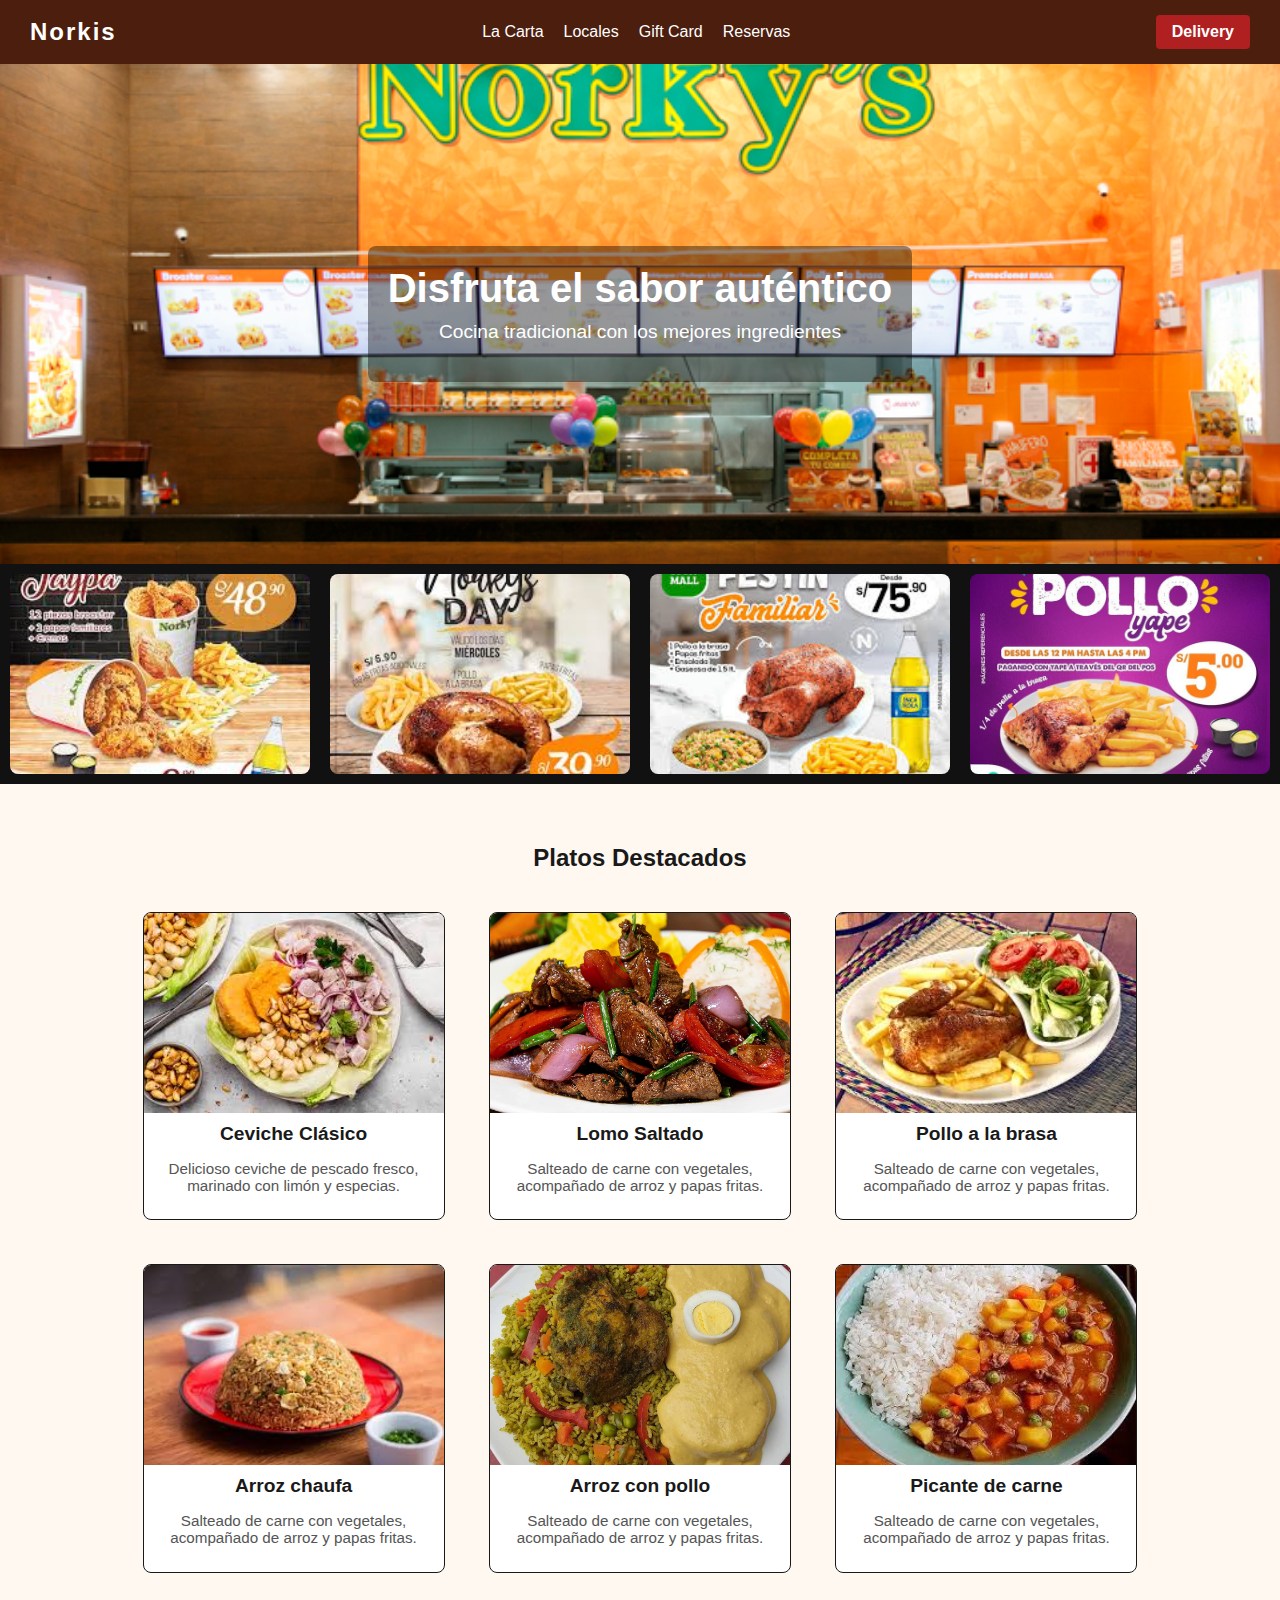
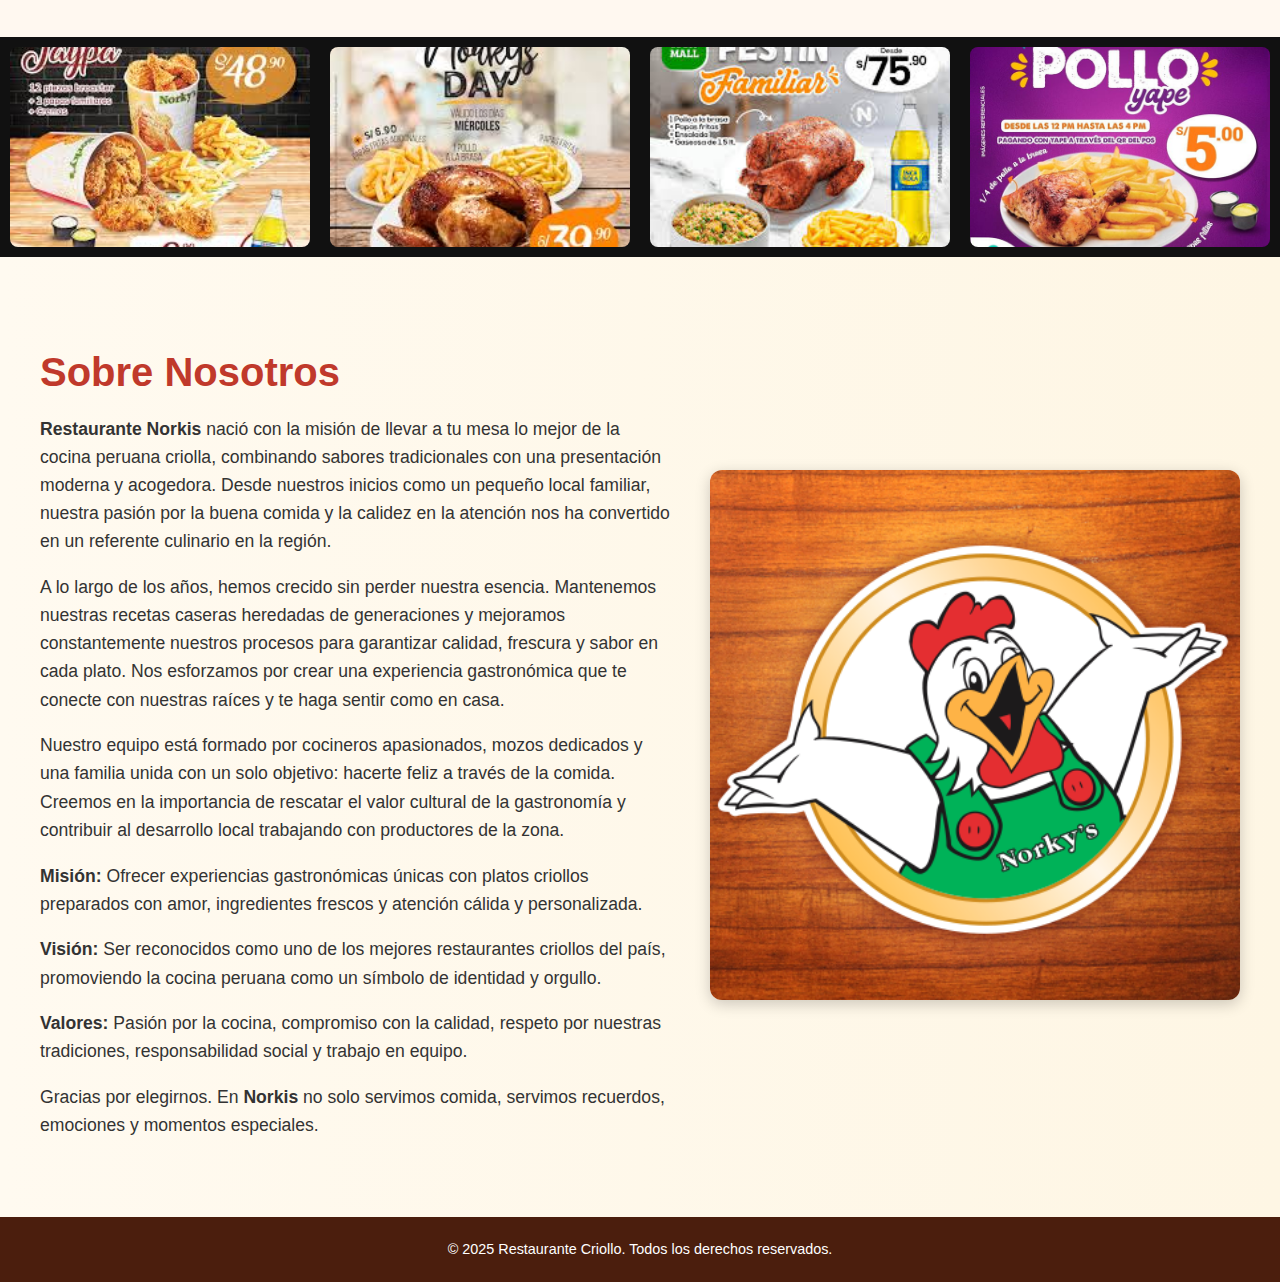
<file: INDEX.html>
<!DOCTYPE html>
<html lang="es">
<head>
  <meta charset="UTF-8" />
  <meta name="viewport" content="width=device-width, initial-scale=1.0">
  <title>Restaurante Norkis</title>
  <!-- Enlace a los estilos -->
  <link rel="stylesheet" href="Estilogeneral.css">
  <link rel="stylesheet" href="index.css">
</head>
<body>

  <!-- Encabezado con logo y menú -->
  <header>
    <div class="logo">Norkis</div>
    <nav>
      <ul>
        <li><a href="cartilla.html">La Carta</a></li>
        <li><a href="locales.html">Locales</a></li>
        <li><a href="gifcard.html">Gift Card</a></li>
        <li><a href="reservas.html">Reservas</a></li>
      </ul>
    </nav>
    <a class="btn-delivery" href="delivery.html">Delivery</a>
  </header>

  <!-- Sección principal con imagen destacada -->
  <main>
    <section class="hero">
      <!-- Imagen de fondo definida desde CSS -->
      <div class="hero-text">
        <h1>Disfruta el sabor auténtico</h1>
        <p>Cocina tradicional con los mejores ingredientes</p>
      </div>
    </section>
  </main>

<section class="carrusel">
  <div class="carrusel-inner">
    <img src="oferta1.jpeg" alt="Oferta 1">
    <img src="oferta2.jpeg" alt="Oferta 2">
    <img src="oferta3.jpeg" alt="Oferta 3">
    <img src="oferta4.jpeg" alt="Oferta 4">
    <!-- Repetimos para lograr loop continuo -->
    <img src="oferta5.jpeg" alt="Oferta 1">
    <img src="oferta6.gif" alt="Oferta 2">
    <img src="oferta1.jpeg" alt="Oferta 3">
    <img src="oferta2.jpeg" alt="Oferta 4">
  </div>
</section>



          <!-- Sección destacada con algunos platos -->
        <section class="platos-destacados">
            <h2>Platos Destacados</h2>
            <div class="plato">
                <img src="ceviche.jpeg" alt="Ceviche">
                <h3>Ceviche Clásico</h3>
                <p>Delicioso ceviche de pescado fresco, marinado con limón y especias.</p>
            </div>
            <div class="plato">
                <img src="lomosaltado.jpg" alt="Lomo Saltado">
                <h3>Lomo Saltado</h3>
                <p>Salteado de carne con vegetales, acompañado de arroz y papas fritas.</p>
            </div>
             <div class="plato">
                <img src="polloalabrasa.jpeg" alt="Lomo Saltado">
                <h3>Pollo a la brasa</h3>
                <p>Salteado de carne con vegetales, acompañado de arroz y papas fritas.</p>
            </div>
             <div class="plato">
                <img src="chaufa.jpeg" alt="Lomo Saltado">
                <h3>Arroz chaufa</h3>
                <p>Salteado de carne con vegetales, acompañado de arroz y papas fritas.</p>
            </div>
             <div class="plato">
                <img src="arrozconpollo.jpg" alt="Lomo Saltado">
                <h3>Arroz con pollo</h3>
                <p>Salteado de carne con vegetales, acompañado de arroz y papas fritas.</p>
            </div>
             <div class="plato">
                <img src="picante.jpeg" alt="Lomo Saltado">
                <h3>Picante de carne</h3>
                <p>Salteado de carne con vegetales, acompañado de arroz y papas fritas.</p>
            </div>
        </section>
    </main>

<!--carrucel-->

<section class="carrusel">
  <div class="carrusel-inner">
    <img src="oferta1.jpeg" alt="Oferta 1">
    <img src="oferta2.jpeg" alt="Oferta 2">
    <img src="oferta3.jpeg" alt="Oferta 3">
    <img src="oferta4.jpeg" alt="Oferta 4">
    <!-- Repetimos para lograr loop continuo -->
    <img src="oferta5.jpeg" alt="Oferta 1">
    <img src="oferta6.gif" alt="Oferta 2">
    <img src="oferta1.jpeg" alt="Oferta 3">
    <img src="oferta2.jpeg" alt="Oferta 4">
  </div>
</section>

<section class="sobre-restaurante" id="nosotros">
  <div class="contenedor-sobre">
    <div class="texto-sobre">
      <h2>Sobre Nosotros</h2>
      <p><strong>Restaurante Norkis</strong> nació con la misión de llevar a tu mesa lo mejor de la cocina peruana criolla, combinando sabores tradicionales con una presentación moderna y acogedora. Desde nuestros inicios como un pequeño local familiar, nuestra pasión por la buena comida y la calidez en la atención nos ha convertido en un referente culinario en la región.</p>

      <p>A lo largo de los años, hemos crecido sin perder nuestra esencia. Mantenemos nuestras recetas caseras heredadas de generaciones y mejoramos constantemente nuestros procesos para garantizar calidad, frescura y sabor en cada plato. Nos esforzamos por crear una experiencia gastronómica que te conecte con nuestras raíces y te haga sentir como en casa.</p>

      <p>Nuestro equipo está formado por cocineros apasionados, mozos dedicados y una familia unida con un solo objetivo: hacerte feliz a través de la comida. Creemos en la importancia de rescatar el valor cultural de la gastronomía y contribuir al desarrollo local trabajando con productores de la zona.</p>

      <p><strong>Misión:</strong> Ofrecer experiencias gastronómicas únicas con platos criollos preparados con amor, ingredientes frescos y atención cálida y personalizada.</p>
      <p><strong>Visión:</strong> Ser reconocidos como uno de los mejores restaurantes criollos del país, promoviendo la cocina peruana como un símbolo de identidad y orgullo.</p>
      <p><strong>Valores:</strong> Pasión por la cocina, compromiso con la calidad, respeto por nuestras tradiciones, responsabilidad social y trabajo en equipo.</p>

      <p>Gracias por elegirnos. En <strong>Norkis</strong> no solo servimos comida, servimos recuerdos, emociones y momentos especiales.</p>
    </div>
    <div class="imagen-sobre">
      <img src="xd.png" alt="Cocina tradicional en Restaurante Norkis">
    </div>
  </div>
</section>



  <!-- Pie de página -->
  <footer>
    <p>&copy; 2025 Restaurante Criollo. Todos los derechos reservados.</p>
  </footer>

</body>
</html>
</file>
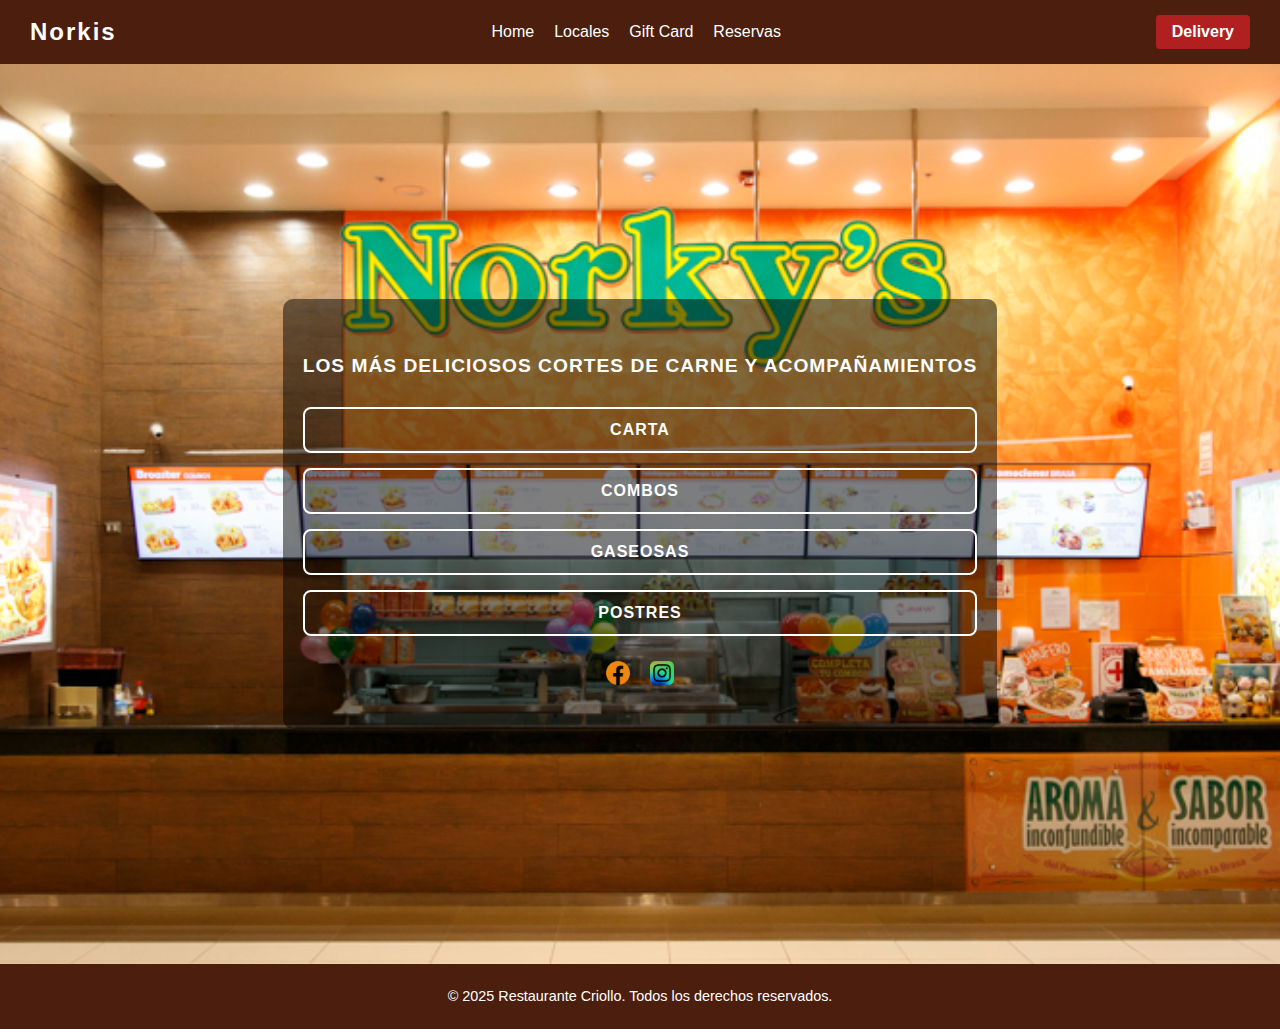
<file: cartilla.html>
<!DOCTYPE html>
<html lang="es">
<head>
  <meta charset="UTF-8" />
  <meta name="viewport" content="width=device-width, initial-scale=1.0">
  <title>Restaurante Criollo</title>
  <!-- Enlace a los estilos -->
  <link rel="stylesheet" href="Estilogeneral.css">
  <link rel="stylesheet" href="cartilla.css">
</head>
<body>

  <!-- Encabezado con logo y menú -->
  <header>
    <div class="logo">Norkis</div>
    <nav>
      <ul>
        <li><a href="INDEX.html">Home</a></li>
        <li><a href="locales.html">Locales</a></li>
        <li><a href="gifcard.html">Gift Card</a></li>
        <li><a href="reservas.html">Reservas</a></li>
      </ul>
    </nav>
    <a class="btn-delivery" href="delivery.html">Delivery</a>
  </header>

<section class="menu-principal">
  <div class="overlay">
    <h2>LOS MÁS DELICIOSOS CORTES DE CARNE Y ACOMPAÑAMIENTOS</h2>
    <div class="botones">
      <a href="menus.html">CARTA</a>
      <a href="combos.html">COMBOS</a>
      <a href="gaseosas.html">GASEOSAS</a>
      <a href="postres.html">POSTRES</a>
    </div>
    <div class="redes">
      <a href="#"><img src="facebook.png" alt="Facebook"></a>
      <a href="#"><img src="instagram.png" alt="Instagram"></a>
    </div>
  </div>
</section>


  <!-- Pie de página -->
  <footer>
    <p>&copy; 2025 Restaurante Criollo. Todos los derechos reservados.</p>
  </footer>

</body>
</html>
</file>
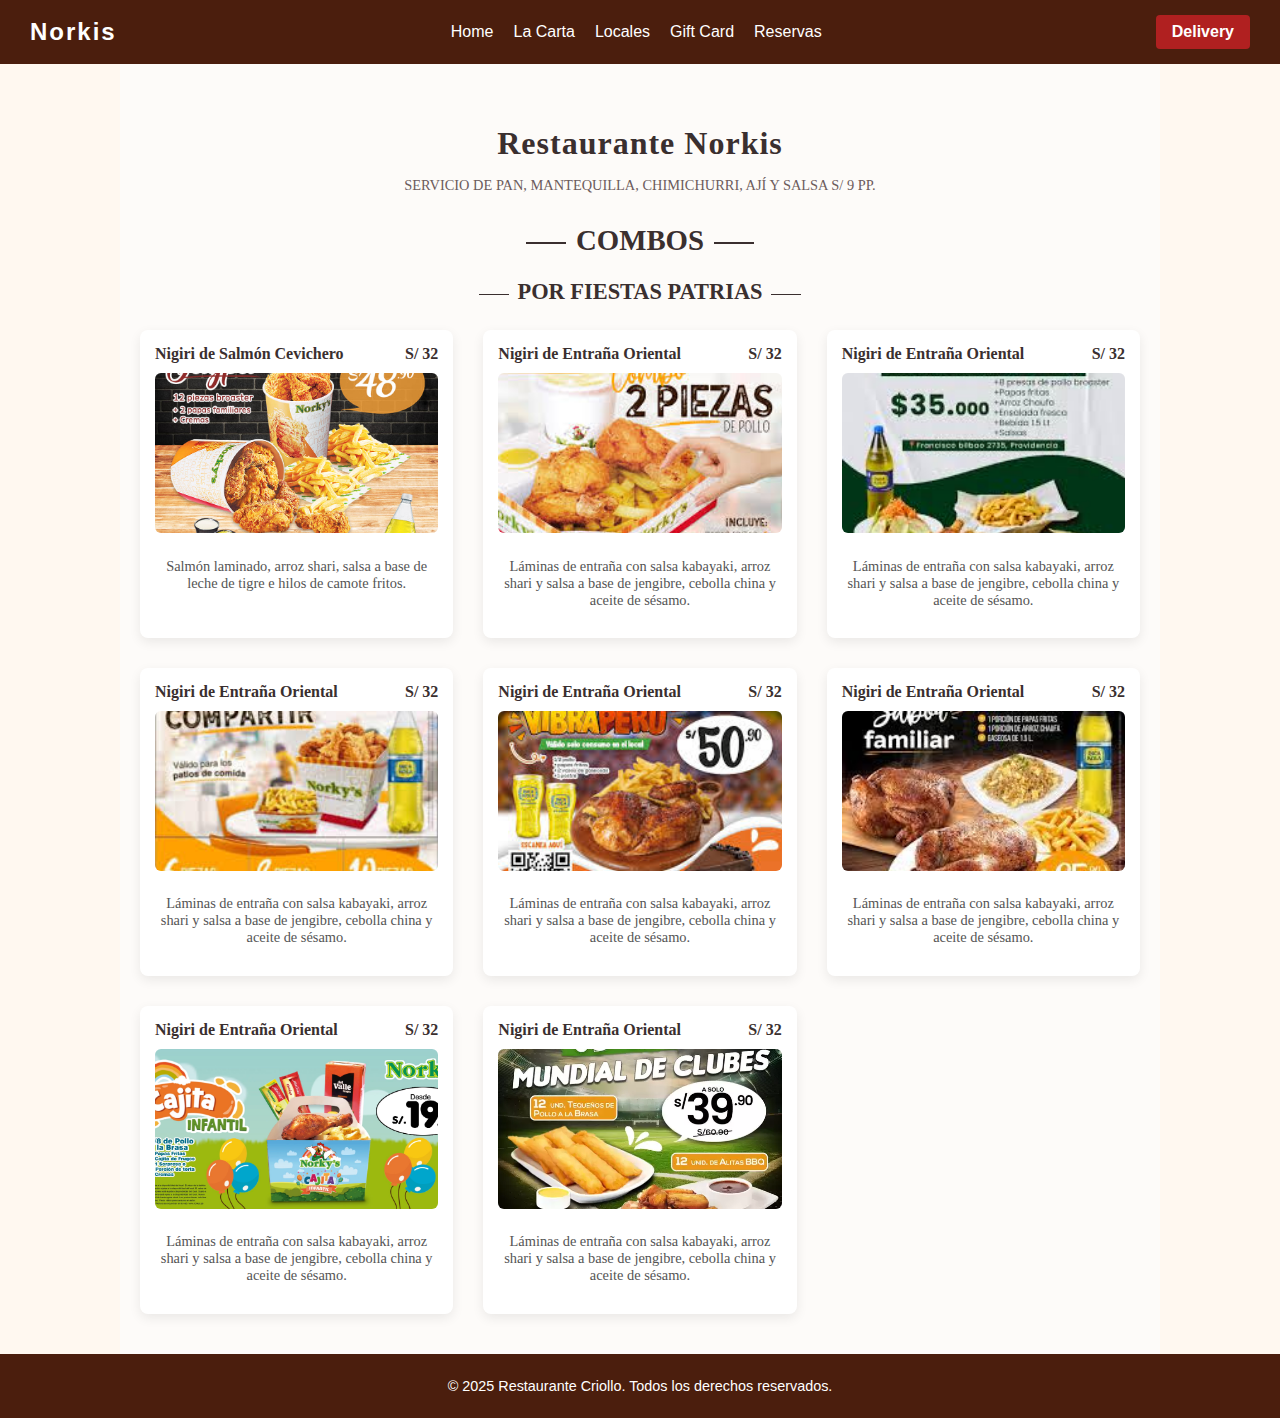
<file: combos.html>
<!DOCTYPE html>
<html lang="es">
<head>
  <meta charset="UTF-8" />
  <meta name="viewport" content="width=device-width, initial-scale=1.0">
  <title>Restaurante Norkis</title>
  <!-- Enlace a los estilos -->
  <link rel="stylesheet" href="Estilogeneral.css">
  <link rel="stylesheet" href="menus.css">
</head>
<body>

  <!-- Encabezado con logo y menú -->
  <header>
    <div class="logo">Norkis</div>
    <nav>
      <ul>
        <li><a href="INDEX.html">Home</a></li>
        <li><a href="cartilla.html">La Carta</a></li>
        <li><a href="locales.html">Locales</a></li>
        <li><a href="gifcard.html">Gift Card</a></li>
        <li><a href="reservas.html">Reservas</a></li>
      </ul>
    </nav>
    <a class="btn-delivery" href="delivery.html">Delivery</a>
  </header>

<section class="carta">
  <div class="carta-header">
    <h1>Restaurante Norkis</h1>
    <p>SERVICIO DE PAN, MANTEQUILLA, CHIMICHURRI, AJÍ Y SALSA S/ 9 PP.</p>
  </div>

  <h2 class="titulo-seccion">COMBOS</h2>
  <h3 class="subtitulo-seccion">POR FIESTAS PATRIAS</h3>

  <div class="platos">
    <div class="plato">
      <div class="plato-info">
        <span class="plato-nombre">Nigiri de Salmón Cevichero</span>
        <span class="plato-precio">S/ 32</span>
      </div>
      <img src="combo 1.jpg" alt="Nigiri de Salmón Cevichero">
      <p class="plato-desc">Salmón laminado, arroz shari, salsa a base de leche de tigre e hilos de camote fritos.</p>
    </div>

    <div class="plato">
      <div class="plato-info">
        <span class="plato-nombre">Nigiri de Entraña Oriental</span>
        <span class="plato-precio">S/ 32</span>
      </div>
      <img src="combo 2.jpeg" alt="Nigiri de Entraña Oriental">
      <p class="plato-desc">Láminas de entraña con salsa kabayaki, arroz shari y salsa a base de jengibre, cebolla china y aceite de sésamo.</p>
    </div>

      <div class="plato">
      <div class="plato-info">
        <span class="plato-nombre">Nigiri de Entraña Oriental</span>
        <span class="plato-precio">S/ 32</span>
      </div>
      <img src="combo 3.jpeg" alt="Nigiri de Entraña Oriental">
      <p class="plato-desc">Láminas de entraña con salsa kabayaki, arroz shari y salsa a base de jengibre, cebolla china y aceite de sésamo.</p>
    </div>

      <div class="plato">
      <div class="plato-info">
        <span class="plato-nombre">Nigiri de Entraña Oriental</span>
        <span class="plato-precio">S/ 32</span>
      </div>
      <img src="combo 4.jpeg" alt="Nigiri de Entraña Oriental">
      <p class="plato-desc">Láminas de entraña con salsa kabayaki, arroz shari y salsa a base de jengibre, cebolla china y aceite de sésamo.</p>
    </div>

    <div class="plato">
      <div class="plato-info">
        <span class="plato-nombre">Nigiri de Entraña Oriental</span>
        <span class="plato-precio">S/ 32</span>
      </div>
      <img src="combo 5.jpeg" alt="Nigiri de Entraña Oriental">
      <p class="plato-desc">Láminas de entraña con salsa kabayaki, arroz shari y salsa a base de jengibre, cebolla china y aceite de sésamo.</p>
    </div>
      <div class="plato">
      <div class="plato-info">
        <span class="plato-nombre">Nigiri de Entraña Oriental</span>
        <span class="plato-precio">S/ 32</span>
      </div>
      <img src="combo 6.jpeg" alt="Nigiri de Entraña Oriental">
      <p class="plato-desc">Láminas de entraña con salsa kabayaki, arroz shari y salsa a base de jengibre, cebolla china y aceite de sésamo.</p>
    </div>
      <div class="plato">
      <div class="plato-info">
        <span class="plato-nombre">Nigiri de Entraña Oriental</span>
        <span class="plato-precio">S/ 32</span>
      </div>
      <img src="combo 7 - copia.jpg" alt="Nigiri de Entraña Oriental">
      <p class="plato-desc">Láminas de entraña con salsa kabayaki, arroz shari y salsa a base de jengibre, cebolla china y aceite de sésamo.</p>
    </div>
      <div class="plato">
      <div class="plato-info">
        <span class="plato-nombre">Nigiri de Entraña Oriental</span>
        <span class="plato-precio">S/ 32</span>
      </div>
      <img src="combo 8.webp" alt="Nigiri de Entraña Oriental">
      <p class="plato-desc">Láminas de entraña con salsa kabayaki, arroz shari y salsa a base de jengibre, cebolla china y aceite de sésamo.</p>
    </div>
  </div>

</section>



  <!-- Pie de página -->
  <footer>
    <p>&copy; 2025 Restaurante Criollo. Todos los derechos reservados.</p>
  </footer>

</body>
</html>
</file>
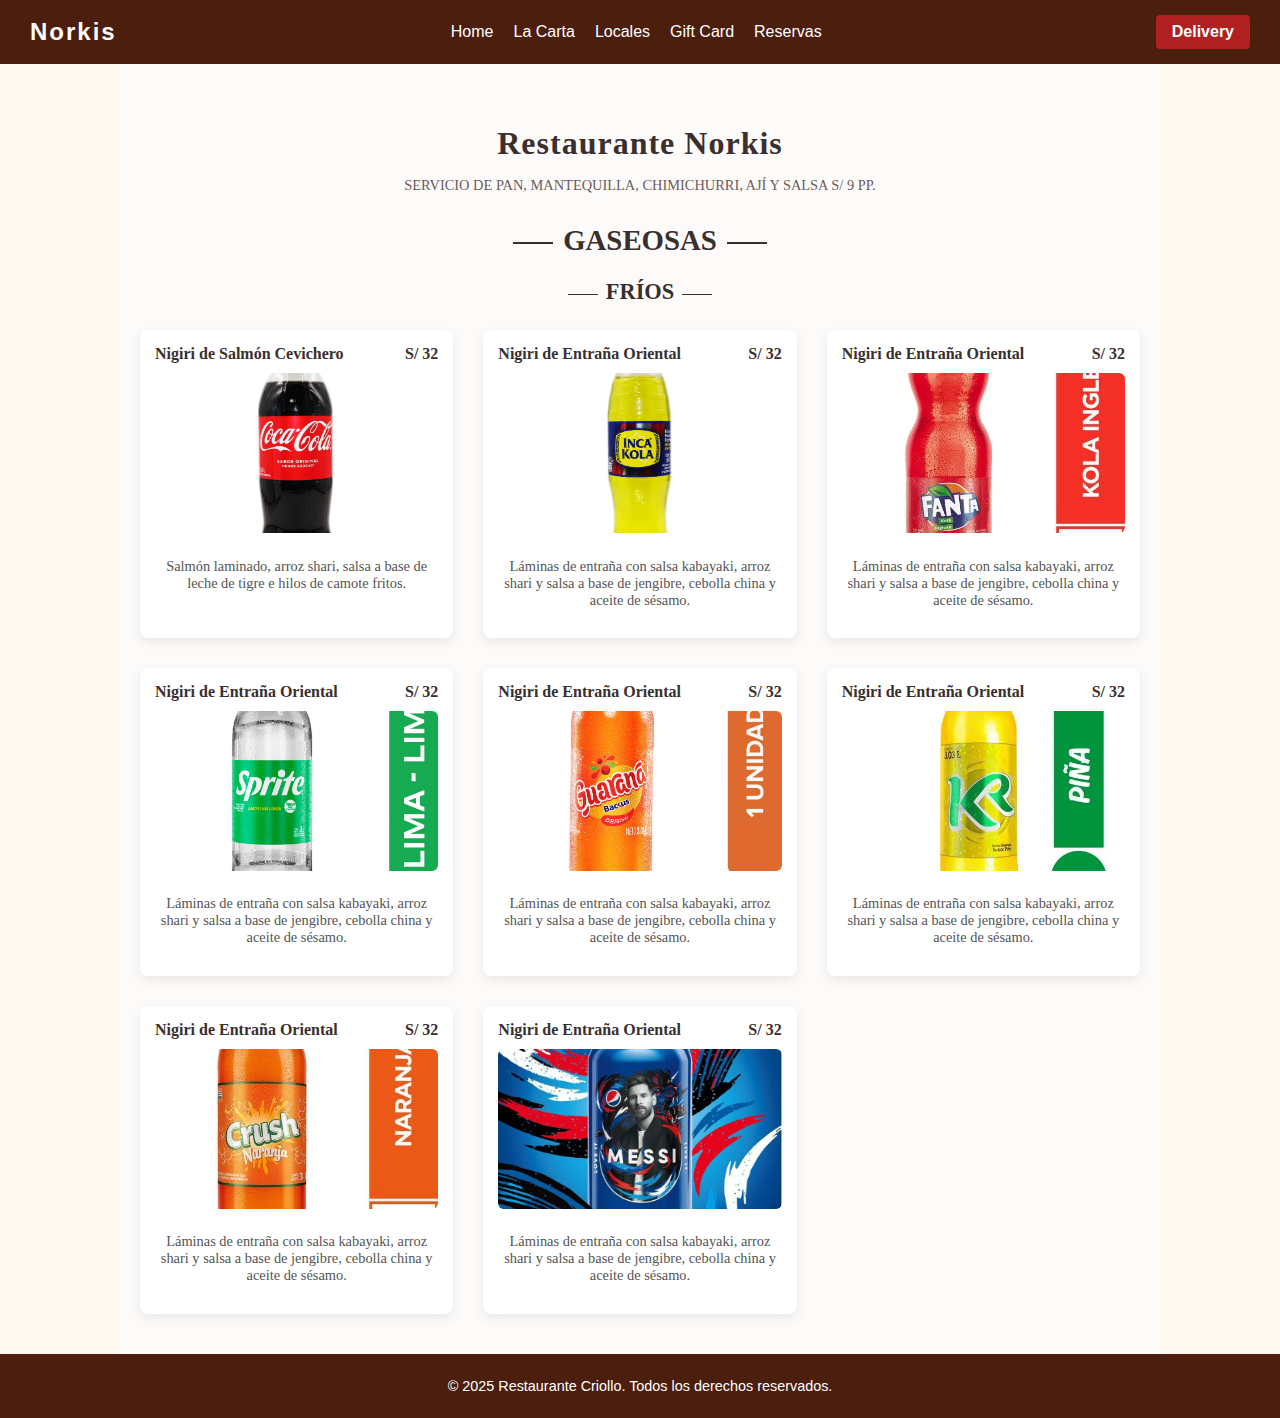
<file: gaseosas.html>
<!DOCTYPE html>
<html lang="es">
<head>
  <meta charset="UTF-8" />
  <meta name="viewport" content="width=device-width, initial-scale=1.0">
  <title>Restaurante Norkis</title>
  <!-- Enlace a los estilos -->
  <link rel="stylesheet" href="Estilogeneral.css">
  <link rel="stylesheet" href="menus.css">
</head>
<body>

  <!-- Encabezado con logo y menú -->
  <header>
    <div class="logo">Norkis</div>
    <nav>
      <ul>
        <li><a href="INDEX.html">Home</a></li>
        <li><a href="cartilla.html">La Carta</a></li>
        <li><a href="locales.html">Locales</a></li>
        <li><a href="gifcard.html">Gift Card</a></li>
        <li><a href="reservas.html">Reservas</a></li>
      </ul>
    </nav>
    <a class="btn-delivery" href="delivery.html">Delivery</a>
  </header>

<section class="carta">
  <div class="carta-header">
    <h1>Restaurante Norkis</h1>
    <p>SERVICIO DE PAN, MANTEQUILLA, CHIMICHURRI, AJÍ Y SALSA S/ 9 PP.</p>
  </div>

  <h2 class="titulo-seccion">GASEOSAS</h2>
  <h3 class="subtitulo-seccion">FRÍOS</h3>

  <div class="platos">
    <div class="plato">
      <div class="plato-info">
        <span class="plato-nombre">Nigiri de Salmón Cevichero</span>
        <span class="plato-precio">S/ 32</span>
      </div>
      <img src="gaseosa 1.jpg" alt="Nigiri de Salmón Cevichero">
      <p class="plato-desc">Salmón laminado, arroz shari, salsa a base de leche de tigre e hilos de camote fritos.</p>
    </div>

    <div class="plato">
      <div class="plato-info">
        <span class="plato-nombre">Nigiri de Entraña Oriental</span>
        <span class="plato-precio">S/ 32</span>
      </div>
      <img src="gaseosa 2.jpg" alt="Nigiri de Entraña Oriental">
      <p class="plato-desc">Láminas de entraña con salsa kabayaki, arroz shari y salsa a base de jengibre, cebolla china y aceite de sésamo.</p>
    </div>

          <div class="plato">
      <div class="plato-info">
        <span class="plato-nombre">Nigiri de Entraña Oriental</span>
        <span class="plato-precio">S/ 32</span>
      </div>
      <img src="gaseosa 3.webp" alt="Nigiri de Entraña Oriental">
      <p class="plato-desc">Láminas de entraña con salsa kabayaki, arroz shari y salsa a base de jengibre, cebolla china y aceite de sésamo.</p>
    </div>
          <div class="plato">
      <div class="plato-info">
        <span class="plato-nombre">Nigiri de Entraña Oriental</span>
        <span class="plato-precio">S/ 32</span>
      </div>
      <img src="gaseosa 4 - copia.webp" alt="Nigiri de Entraña Oriental">
      <p class="plato-desc">Láminas de entraña con salsa kabayaki, arroz shari y salsa a base de jengibre, cebolla china y aceite de sésamo.</p>
    </div>
          <div class="plato">
      <div class="plato-info">
        <span class="plato-nombre">Nigiri de Entraña Oriental</span>
        <span class="plato-precio">S/ 32</span>
      </div>
      <img src="gaseosa 5.webp" alt="Nigiri de Entraña Oriental">
      <p class="plato-desc">Láminas de entraña con salsa kabayaki, arroz shari y salsa a base de jengibre, cebolla china y aceite de sésamo.</p>
    </div>
          <div class="plato">
      <div class="plato-info">
        <span class="plato-nombre">Nigiri de Entraña Oriental</span>
        <span class="plato-precio">S/ 32</span>
      </div>
      <img src="gaseosa 6.webp" alt="Nigiri de Entraña Oriental">
      <p class="plato-desc">Láminas de entraña con salsa kabayaki, arroz shari y salsa a base de jengibre, cebolla china y aceite de sésamo.</p>
    </div>
          <div class="plato">
      <div class="plato-info">
        <span class="plato-nombre">Nigiri de Entraña Oriental</span>
        <span class="plato-precio">S/ 32</span>
      </div>
      <img src="gaseosa 7.webp" alt="Nigiri de Entraña Oriental">
      <p class="plato-desc">Láminas de entraña con salsa kabayaki, arroz shari y salsa a base de jengibre, cebolla china y aceite de sésamo.</p>
    </div>
          <div class="plato">
      <div class="plato-info">
        <span class="plato-nombre">Nigiri de Entraña Oriental</span>
        <span class="plato-precio">S/ 32</span>
      </div>
      <img src="gaseosa 8.jpg" alt="Nigiri de Entraña Oriental">
      <p class="plato-desc">Láminas de entraña con salsa kabayaki, arroz shari y salsa a base de jengibre, cebolla china y aceite de sésamo.</p>
    </div>
  </div>
</section>



  <!-- Pie de página -->
  <footer>
    <p>&copy; 2025 Restaurante Criollo. Todos los derechos reservados.</p>
  </footer>

</body>
</html>
</file>
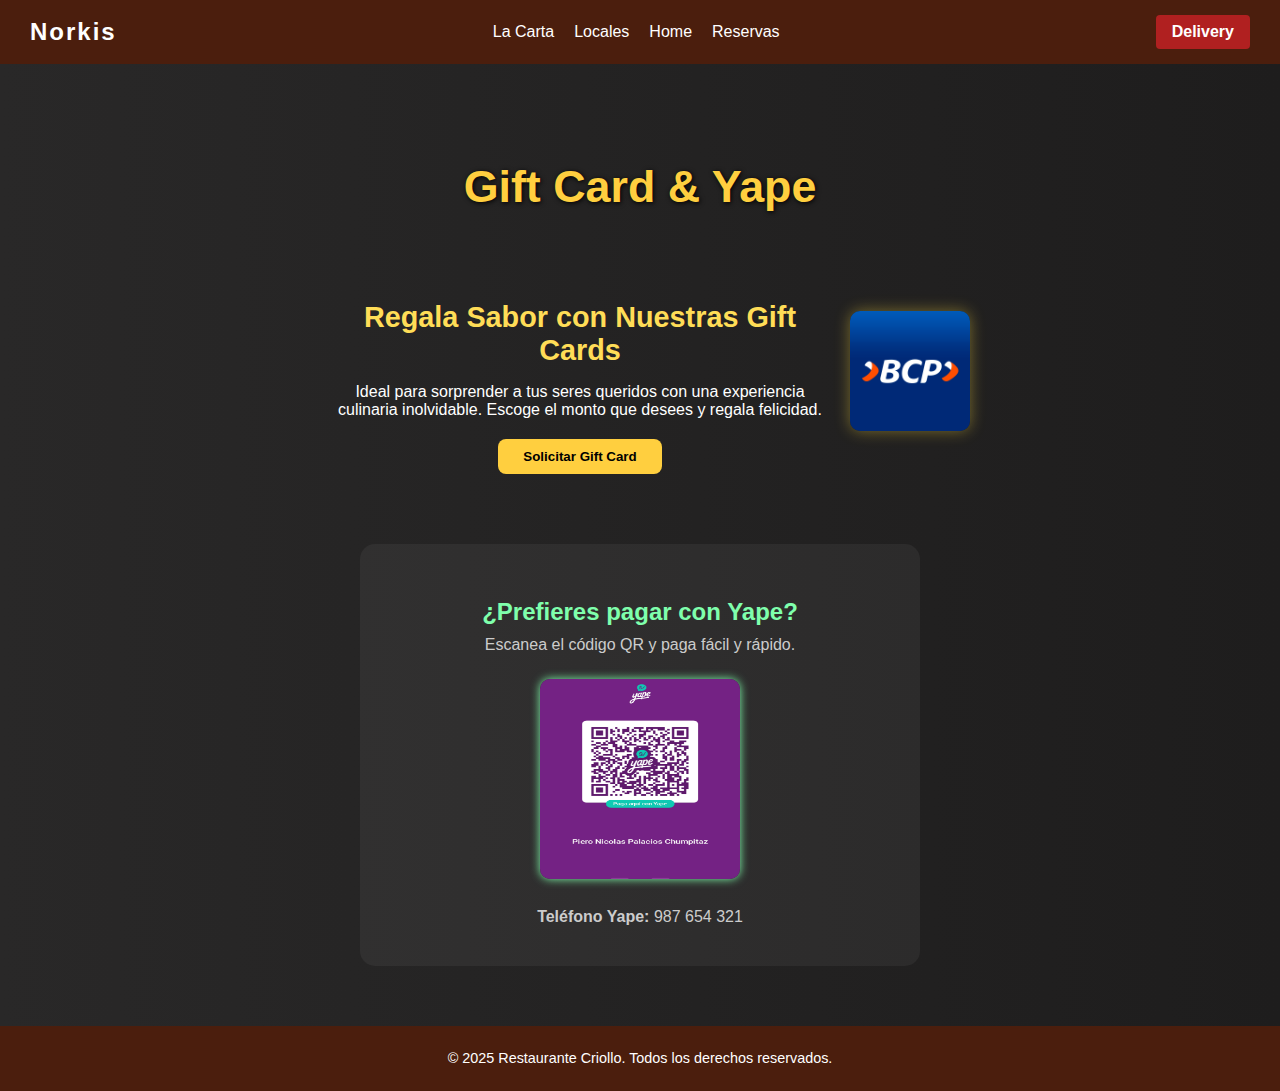
<file: gifcard.html>
<!DOCTYPE html>
<html lang="es">
<head>
  <meta charset="UTF-8" />
  <meta name="viewport" content="width=device-width, initial-scale=1.0">
  <title>Restaurante Norkis</title>
  <!-- Enlace a los estilos -->
  <link rel="stylesheet" href="Estilogeneral.css">
  <link rel="stylesheet" href="gifcard.css">
</head>
<body>

  <!-- Encabezado con logo y menú -->
  <header>
    <div class="logo">Norkis</div>
    <nav>
      <ul>
        <li><a href="cartilla.html">La Carta</a></li>
        <li><a href="locales.html">Locales</a></li>
        <li><a href="INDEX.html">Home</a></li>
        <li><a href="reservas.html">Reservas</a></li>
      </ul>
    </nav>
    <a class="btn-delivery" href="delivery.html">Delivery</a>
  </header>

  <section class="giftcard-yape" id="giftcard">
  <h2>Gift Card & Yape</h2>

  <div class="giftcard-container">
    <div class="giftcard-info">
      <h3>Regala Sabor con Nuestras Gift Cards</h3>
      <p>Ideal para sorprender a tus seres queridos con una experiencia culinaria inolvidable. Escoge el monto que desees y regala felicidad.</p>
      <button class="btn-giftcard">Solicitar Gift Card</button>
    </div>
    <div class="giftcard-img">
      <img src="gif.png" alt="Gift Card">
    </div>
  </div>

  <div class="yape-section">
    <h3>¿Prefieres pagar con Yape?</h3>
    <p>Escanea el código QR y paga fácil y rápido.</p>
    <img src="qr.jpeg" alt="Código QR de Yape" class="yape-qr">
    <p><strong>Teléfono Yape:</strong> 987 654 321</p>
  </div>
</section>


  <!-- Pie de página -->
  <footer>
    <p>&copy; 2025 Restaurante Criollo. Todos los derechos reservados.</p>
  </footer>
</body>
</html>
</file>
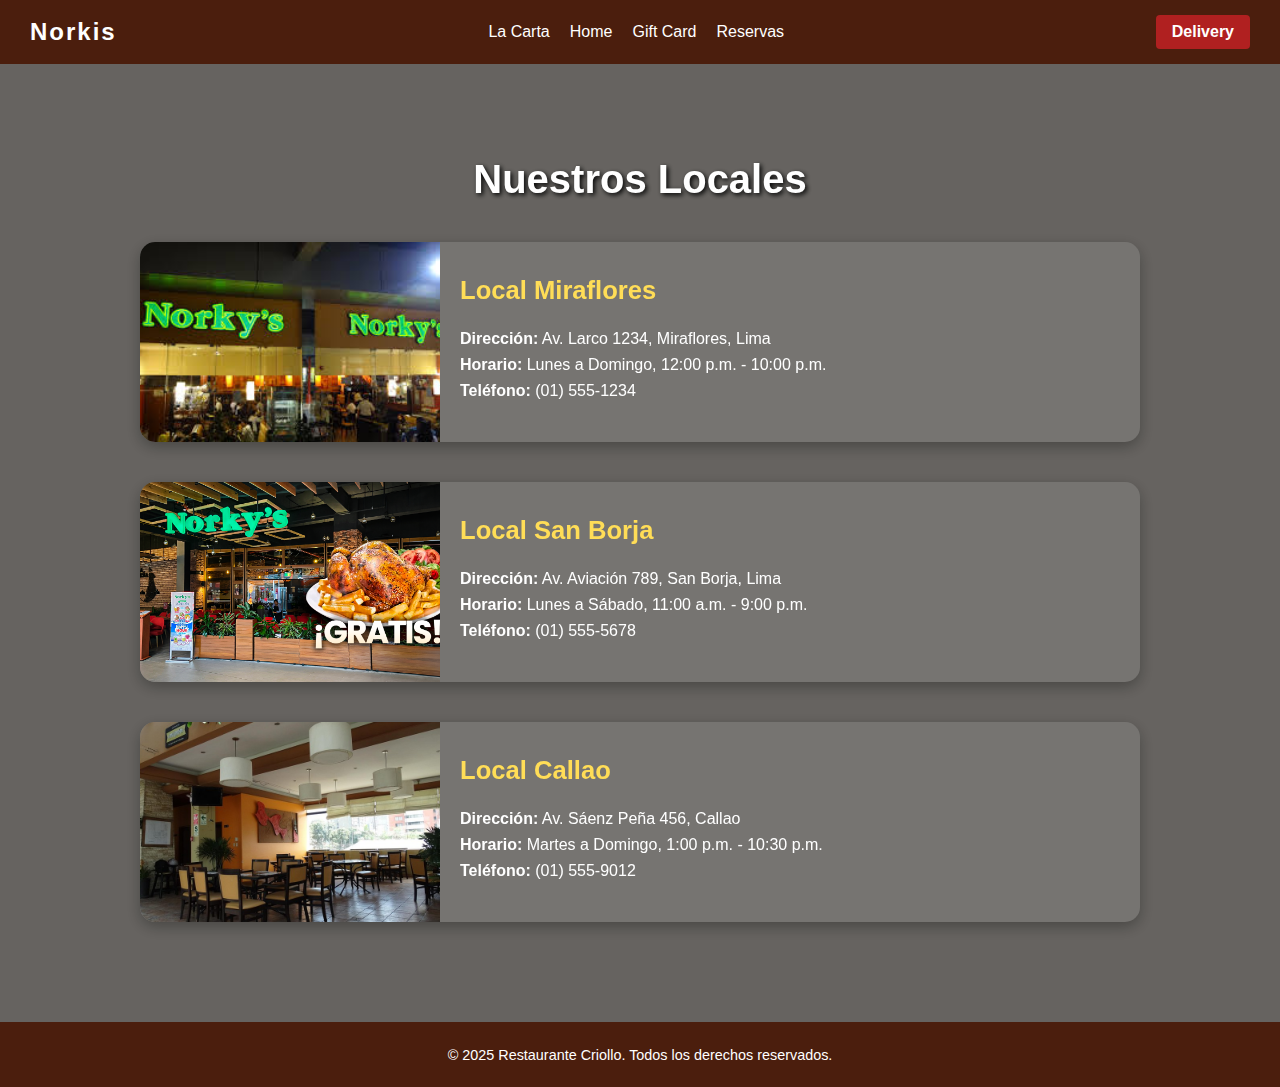
<file: locales.html>
<!DOCTYPE html>
<html lang="es">
<head>
  <meta charset="UTF-8" />
  <meta name="viewport" content="width=device-width, initial-scale=1.0">
  <title>Restaurante Norkis</title>
  <!-- Enlace a los estilos -->
  <link rel="stylesheet" href="Estilogeneral.css">
  <link rel="stylesheet" href="locales.css">
</head>
<body>

  <!-- Encabezado con logo y menú -->
  <header>
    <div class="logo">Norkis</div>
    <nav>
      <ul>
        <li><a href="cartilla.html">La Carta</a></li>
        <li><a href="INDEX.html">Home</a></li>
        <li><a href="gifcard.html">Gift Card</a></li>
        <li><a href="reservas.html">Reservas</a></li>
      </ul>
    </nav>
    <a class="btn-delivery" href="delivery.html">Delivery</a>
  </header>

<section class="locales" id="locales">
  <h2>Nuestros Locales</h2>

  <div class="local">
    <img src="sitio.jpeg" alt="Local Miraflores">
    <div class="info">
      <h3>Local Miraflores</h3>
      <p><strong>Dirección:</strong> Av. Larco 1234, Miraflores, Lima</p>
      <p><strong>Horario:</strong> Lunes a Domingo, 12:00 p.m. - 10:00 p.m.</p>
      <p><strong>Teléfono:</strong> (01) 555-1234</p>
    </div>
  </div>

  <div class="local">
    <img src="sitio1.jpg" alt="Local San Borja">
    <div class="info">
      <h3>Local San Borja</h3>
      <p><strong>Dirección:</strong> Av. Aviación 789, San Borja, Lima</p>
      <p><strong>Horario:</strong> Lunes a Sábado, 11:00 a.m. - 9:00 p.m.</p>
      <p><strong>Teléfono:</strong> (01) 555-5678</p>
    </div>
  </div>

  <div class="local">
    <img src="sitio2.jpg" alt="Local Callao">
    <div class="info">
      <h3>Local Callao</h3>
      <p><strong>Dirección:</strong> Av. Sáenz Peña 456, Callao</p>
      <p><strong>Horario:</strong> Martes a Domingo, 1:00 p.m. - 10:30 p.m.</p>
      <p><strong>Teléfono:</strong> (01) 555-9012</p>
    </div>
  </div>
</section>


  <!-- Pie de página -->
  <footer>
    <p>&copy; 2025 Restaurante Criollo. Todos los derechos reservados.</p>
  </footer>

</body>
</html>
</file>
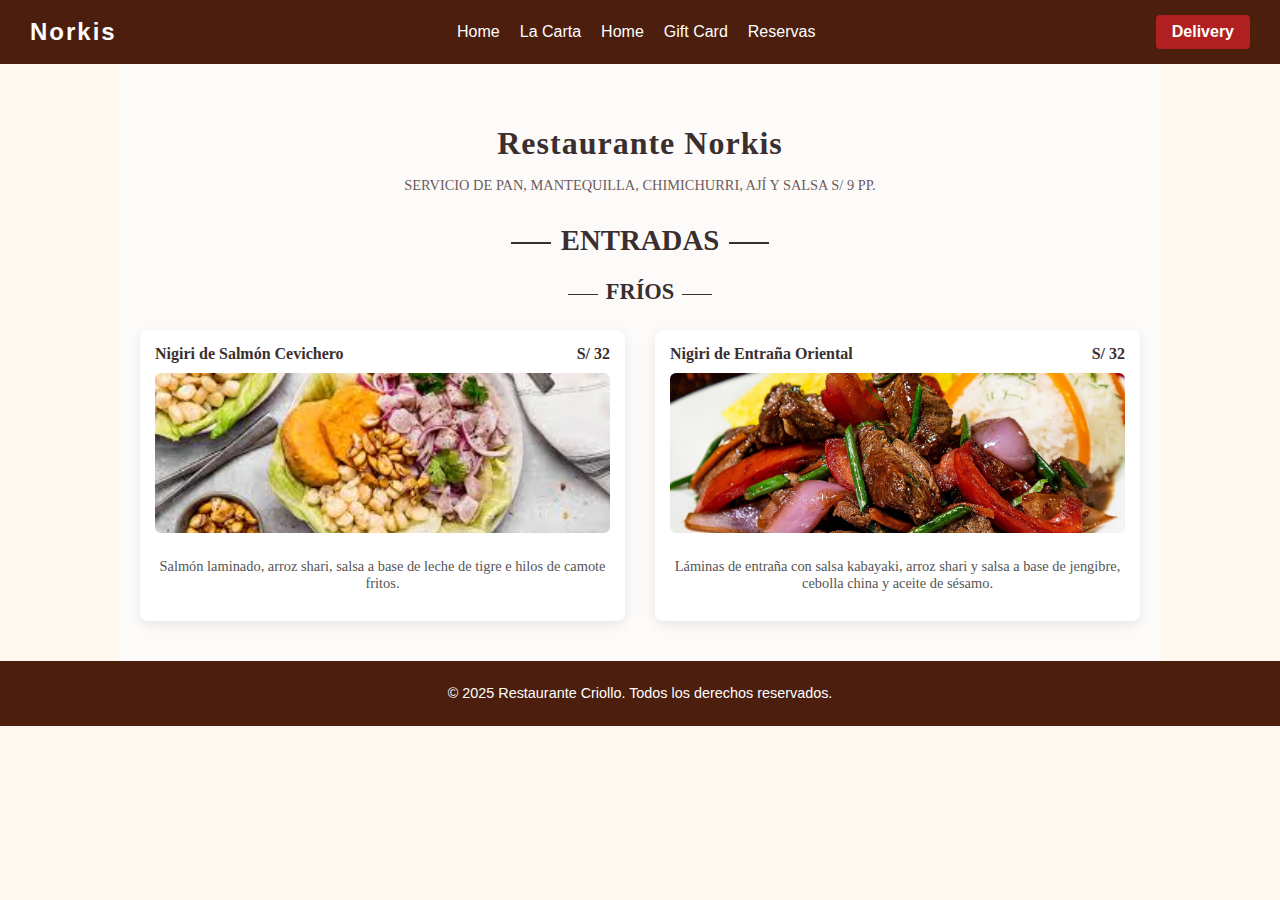
<file: menus.html>
<!DOCTYPE html>
<html lang="es">
<head>
  <meta charset="UTF-8" />
  <meta name="viewport" content="width=device-width, initial-scale=1.0">
  <title>Restaurante Norkis</title>
  <!-- Enlace a los estilos -->
  <link rel="stylesheet" href="Estilogeneral.css">
  <link rel="stylesheet" href="menus.css">
</head>
<body>

  <!-- Encabezado con logo y menú -->
  <header>
    <div class="logo">Norkis</div>
    <nav>
      <ul>
        <li><a href="INDEX.html">Home</a></li>
        <li><a href="cartilla.html">La Carta</a></li>
        <li><a href="INDEX.html">Home</a></li>
        <li><a href="gifcard.html">Gift Card</a></li>
        <li><a href="reservas.html">Reservas</a></li>
      </ul>
    </nav>
    <a class="btn-delivery" href="delivery.html">Delivery</a>
  </header>

<section class="carta">
  <div class="carta-header">
    <h1>Restaurante Norkis</h1>
    <p>SERVICIO DE PAN, MANTEQUILLA, CHIMICHURRI, AJÍ Y SALSA S/ 9 PP.</p>
  </div>

  <h2 class="titulo-seccion">ENTRADAS</h2>
  <h3 class="subtitulo-seccion">FRÍOS</h3>

  <div class="platos">
    <div class="plato">
      <div class="plato-info">
        <span class="plato-nombre">Nigiri de Salmón Cevichero</span>
        <span class="plato-precio">S/ 32</span>
      </div>
      <img src="ceviche.jpeg" alt="Nigiri de Salmón Cevichero">
      <p class="plato-desc">Salmón laminado, arroz shari, salsa a base de leche de tigre e hilos de camote fritos.</p>
    </div>

    <div class="plato">
      <div class="plato-info">
        <span class="plato-nombre">Nigiri de Entraña Oriental</span>
        <span class="plato-precio">S/ 32</span>
      </div>
      <img src="lomosaltado.jpg" alt="Nigiri de Entraña Oriental">
      <p class="plato-desc">Láminas de entraña con salsa kabayaki, arroz shari y salsa a base de jengibre, cebolla china y aceite de sésamo.</p>
    </div>
  </div>

  
</section>



  <!-- Pie de página -->
  <footer>
    <p>&copy; 2025 Restaurante Criollo. Todos los derechos reservados.</p>
  </footer>

</body>
</html>
</file>
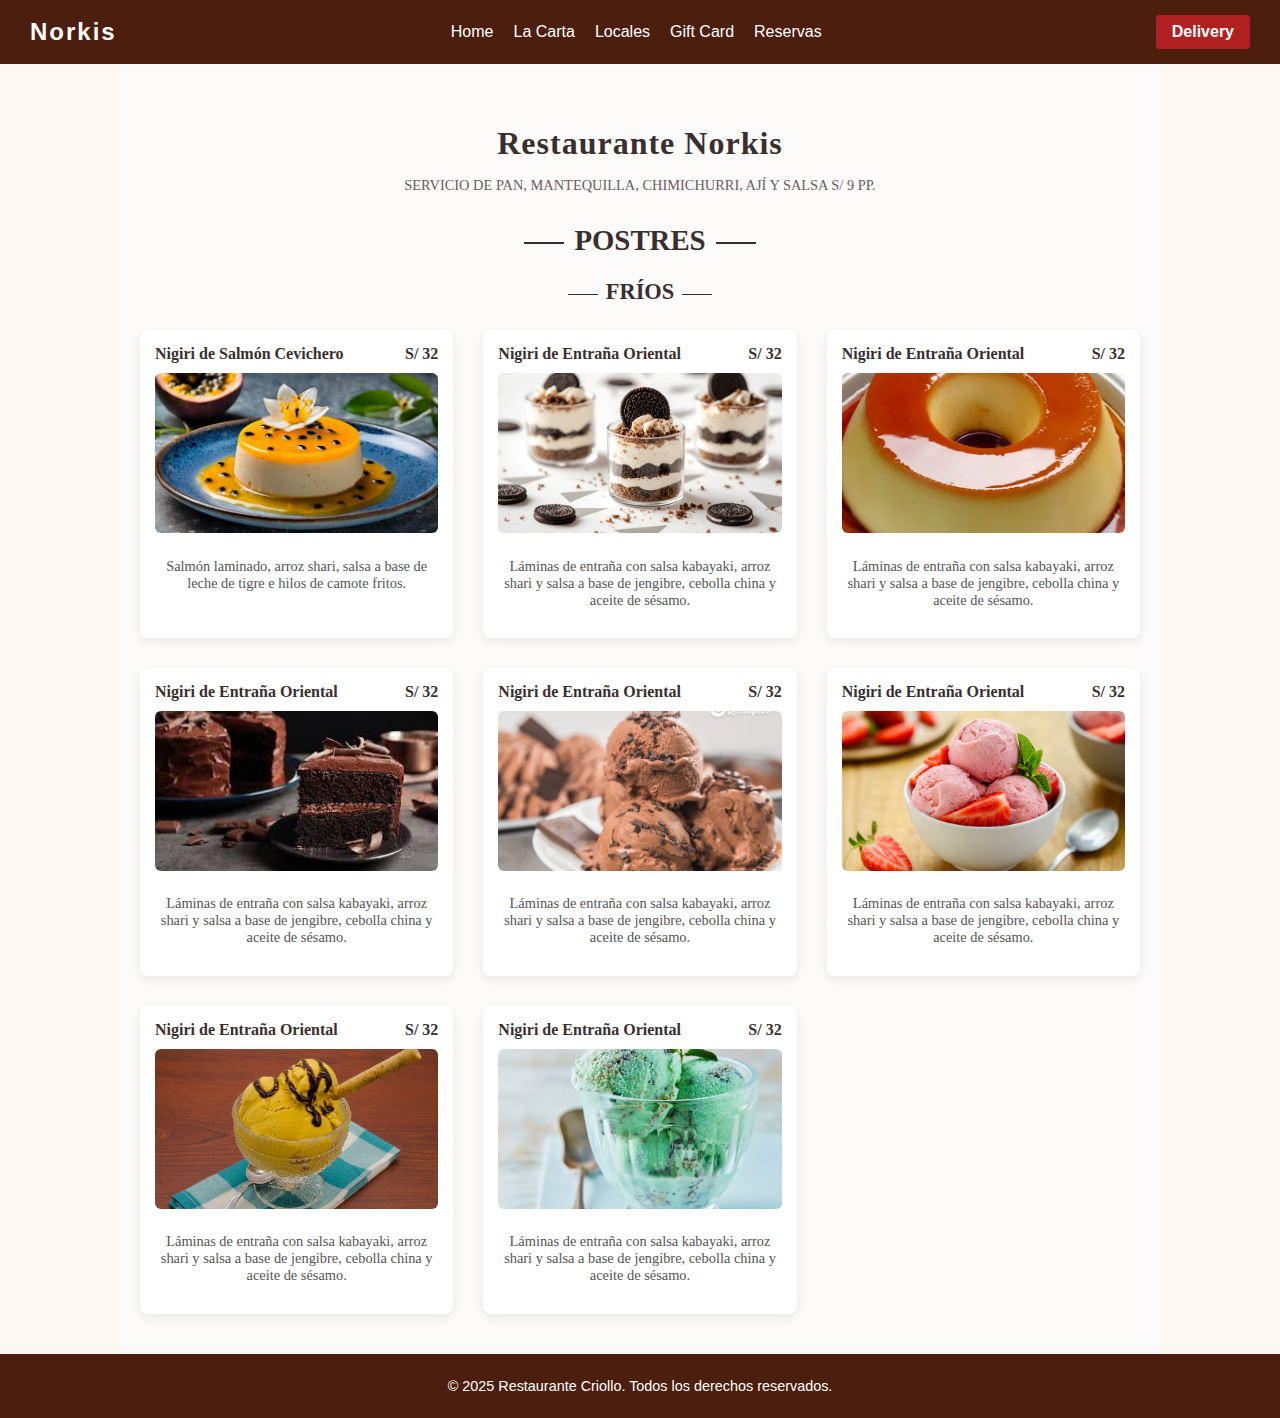
<file: postres.html>
<!DOCTYPE html>
<html lang="es">
<head>
  <meta charset="UTF-8" />
  <meta name="viewport" content="width=device-width, initial-scale=1.0">
  <title>Restaurante Norkis</title>
  <!-- Enlace a los estilos -->
  <link rel="stylesheet" href="Estilogeneral.css">
  <link rel="stylesheet" href="menus.css">
</head>
<body>

  <!-- Encabezado con logo y menú -->
  <header>
    <div class="logo">Norkis</div>
    <nav>
      <ul>
        <li><a href="INDEX.html">Home</a></li>
        <li><a href="cartilla.html">La Carta</a></li>
        <li><a href="locales.html">Locales</a></li>
        <li><a href="gifcard.html">Gift Card</a></li>
        <li><a href="reservas.html">Reservas</a></li>
      </ul>
    </nav>
    <a class="btn-delivery" href="delivery.html">Delivery</a>
  </header>

<section class="carta">
  <div class="carta-header">
    <h1>Restaurante Norkis</h1>
    <p>SERVICIO DE PAN, MANTEQUILLA, CHIMICHURRI, AJÍ Y SALSA S/ 9 PP.</p>
  </div>

  <h2 class="titulo-seccion">POSTRES</h2>
  <h3 class="subtitulo-seccion">FRÍOS</h3>

  <div class="platos">
    <div class="plato">
      <div class="plato-info">
        <span class="plato-nombre">Nigiri de Salmón Cevichero</span>
        <span class="plato-precio">S/ 32</span>
      </div>
      <img src="postre 1.webp" alt="Nigiri de Salmón Cevichero">
      <p class="plato-desc">Salmón laminado, arroz shari, salsa a base de leche de tigre e hilos de camote fritos.</p>
    </div>

    <div class="plato">
      <div class="plato-info">
        <span class="plato-nombre">Nigiri de Entraña Oriental</span>
        <span class="plato-precio">S/ 32</span>
      </div>
      <img src="postre 2.jpg" alt="Nigiri de Entraña Oriental">
      <p class="plato-desc">Láminas de entraña con salsa kabayaki, arroz shari y salsa a base de jengibre, cebolla china y aceite de sésamo.</p>
    </div>

       <div class="plato">
      <div class="plato-info">
        <span class="plato-nombre">Nigiri de Entraña Oriental</span>
        <span class="plato-precio">S/ 32</span>
      </div>
      <img src="postre 3.webp" alt="Nigiri de Entraña Oriental">
      <p class="plato-desc">Láminas de entraña con salsa kabayaki, arroz shari y salsa a base de jengibre, cebolla china y aceite de sésamo.</p>
    </div>
         <div class="plato">
      <div class="plato-info">
        <span class="plato-nombre">Nigiri de Entraña Oriental</span>
        <span class="plato-precio">S/ 32</span>
      </div>
      <img src="postre 4.jpeg" alt="Nigiri de Entraña Oriental">
      <p class="plato-desc">Láminas de entraña con salsa kabayaki, arroz shari y salsa a base de jengibre, cebolla china y aceite de sésamo.</p>
    </div>
         <div class="plato">
      <div class="plato-info">
        <span class="plato-nombre">Nigiri de Entraña Oriental</span>
        <span class="plato-precio">S/ 32</span>
      </div>
      <img src="postre 5.webp" alt="Nigiri de Entraña Oriental">
      <p class="plato-desc">Láminas de entraña con salsa kabayaki, arroz shari y salsa a base de jengibre, cebolla china y aceite de sésamo.</p>
    </div>
         <div class="plato">
      <div class="plato-info">
        <span class="plato-nombre">Nigiri de Entraña Oriental</span>
        <span class="plato-precio">S/ 32</span>
      </div>
      <img src="postre 6.avif" alt="Nigiri de Entraña Oriental">
      <p class="plato-desc">Láminas de entraña con salsa kabayaki, arroz shari y salsa a base de jengibre, cebolla china y aceite de sésamo.</p>
    </div>
         <div class="plato">
      <div class="plato-info">
        <span class="plato-nombre">Nigiri de Entraña Oriental</span>
        <span class="plato-precio">S/ 32</span>
      </div>
      <img src="postre 7.webp" alt="Nigiri de Entraña Oriental">
      <p class="plato-desc">Láminas de entraña con salsa kabayaki, arroz shari y salsa a base de jengibre, cebolla china y aceite de sésamo.</p>
    </div>
         <div class="plato">
      <div class="plato-info">
        <span class="plato-nombre">Nigiri de Entraña Oriental</span>
        <span class="plato-precio">S/ 32</span>
      </div>
      <img src="postre 8.avif" alt="Nigiri de Entraña Oriental">
      <p class="plato-desc">Láminas de entraña con salsa kabayaki, arroz shari y salsa a base de jengibre, cebolla china y aceite de sésamo.</p>
    </div>
  </div>

  </div>
</section>



  <!-- Pie de página -->
  <footer>
    <p>&copy; 2025 Restaurante Criollo. Todos los derechos reservados.</p>
  </footer>

</body>
</html>
</file>
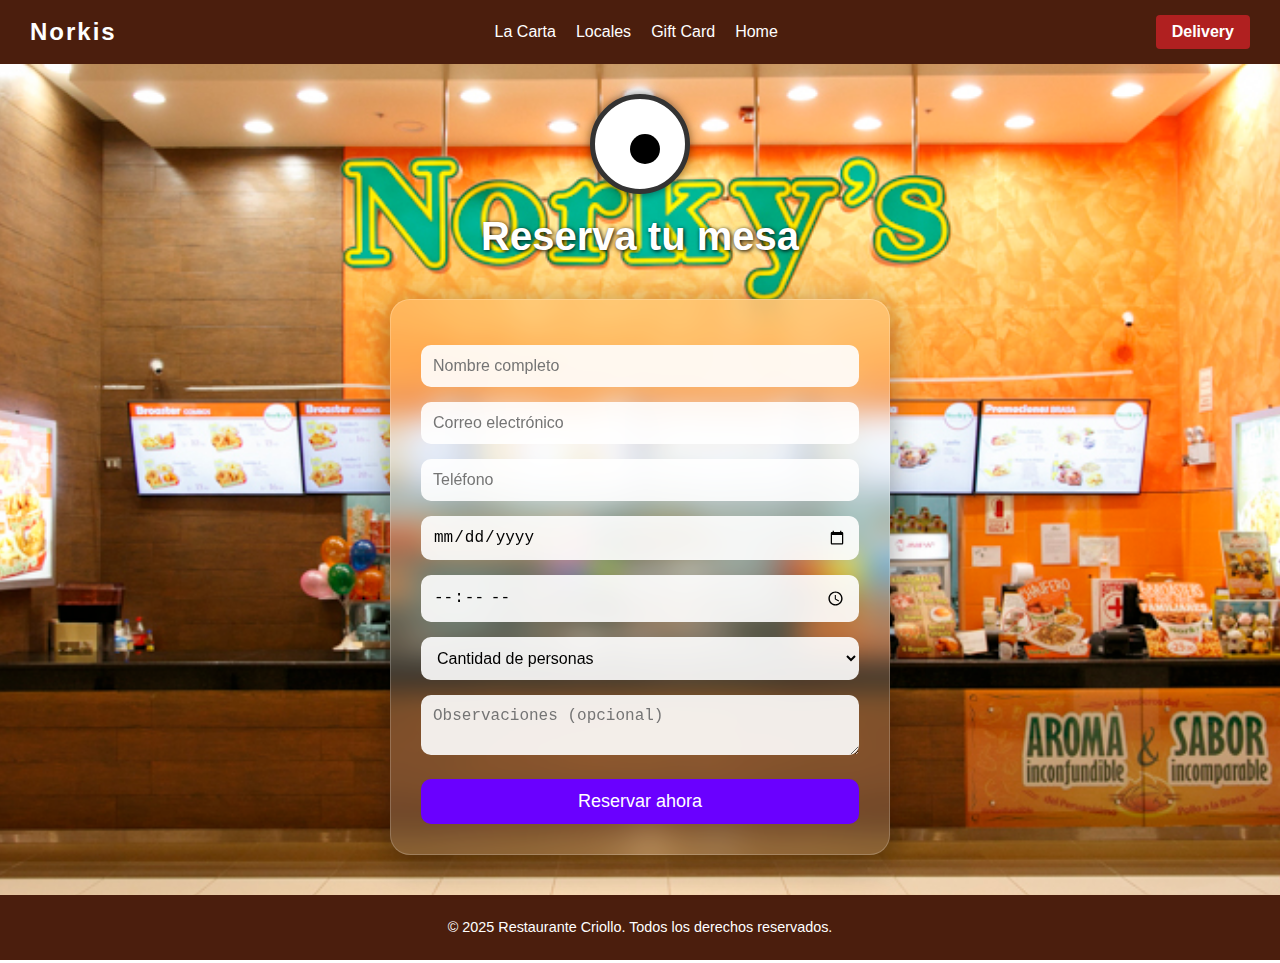
<file: reservas.html>
<!DOCTYPE html>
<html lang="es">
<head>
  <meta charset="UTF-8" />
  <meta name="viewport" content="width=device-width, initial-scale=1.0">
  <title>Restaurante Norkis</title>
  <!-- Enlace a los estilos -->
  <link rel="stylesheet" href="Estilogeneral.css">
  <link rel="stylesheet" href="reservas.css">
</head>
<body>

  <!-- Encabezado con logo y menú -->
  <header>
    <div class="logo">Norkis</div>
    <nav>
      <ul>
        <li><a href="cartilla.html">La Carta</a></li>
        <li><a href="locales.html">Locales</a></li>
        <li><a href="gifcard.html">Gift Card</a></li>
        <li><a href="INDEX.html">Home</a></li>
      </ul>
    </nav>
    <a class="btn-delivery" href="delivery.html">Delivery</a>
  </header>

<!-- MONSTRUO -->
  <div class="monster-container">
    <div class="eye">
      <div class="pupil" id="pupil"></div>
    </div>
    <h2>Reserva tu mesa</h2>
  </div>

  <!-- FORMULARIO -->
  <form method="POST" action="https://formspree.io/f/xnnvkpkg">
    <input type="text" name="nombre" placeholder="Nombre completo" required>
    <input type="email" name="correo" placeholder="Correo electrónico" required>
    <input type="tel" name="telefono" placeholder="Teléfono" required>
    <input type="date" name="fecha" required>
    <input type="time" name="hora" required>
    <select name="personas" required>
      <option value="">Cantidad de personas</option>
      <option value="1">1 persona</option>
      <option value="2">2 personas</option>
      <option value="3">3 personas</option>
      <option value="4">4 personas</option>
      <option value="5+">5 o más</option>
    </select>
    <textarea name="mensaje" placeholder="Observaciones (opcional)"></textarea>
    <button type="submit">Reservar ahora</button>
  </form>


  <!-- Pie de página -->
  <footer>
    <p>&copy; 2025 Restaurante Criollo. Todos los derechos reservados.</p>
  </footer>

  <script>
    const eye = document.querySelector('.eye');
    const pupil = document.getElementById('pupil');

    document.addEventListener('mousemove', (e) => {
      const eyeRect = eye.getBoundingClientRect();
      const eyeCenterX = eyeRect.left + eyeRect.width / 2;
      const eyeCenterY = eyeRect.top + eyeRect.height / 2;

      const angle = Math.atan2(e.pageY - eyeCenterY, e.pageX - eyeCenterX);
      const radius = 20;

      const pupilX = radius * Math.cos(angle);
      const pupilY = radius * Math.sin(angle);

      pupil.style.left = 35 + pupilX + 'px';
      pupil.style.top = 35 + pupilY + 'px';
    });
  </script>

</body>
</html>
</file>
<file: Estilogeneral.css>
/* Estilos generales */
body {
  margin: 0;
  font-family: 'Segoe UI', Tahoma, Geneva, Verdana, sans-serif;
  background-color: #fff8f0;
  color: #fff;
}

/* Encabezado oscuro con logo y menú */
header {
  background-color: #4b1e0d; /* Marrón oscuro similar */
  display: flex;
  align-items: center;
  justify-content: space-between;
  padding: 15px 30px;
}

/* Logo */
.logo {
  font-size: 1.5em;
  font-weight: bold;
  letter-spacing: 2px;
}

/* Menú de navegación */
nav ul {
  list-style: none;
  margin: 0;
  padding: 0;
  display: flex;
}

/* Elementos del menú */
nav ul li {
  margin: 0 10px;
}

/* Enlaces del menú */
nav ul li a {
  text-decoration: none;
  color: #fff;
  font-weight: 500;
}

/* Efecto hover */
nav ul li a:hover {
  text-decoration: underline;
}

/* Botón de delivery destacado */
.btn-delivery {
  background-color: #b02020; /* Rojo oscuro */
  color: #fff;
  padding: 8px 16px;
  text-decoration: none;
  border-radius: 4px;
  font-weight: bold;
}

.btn-delivery:hover {
  background-color: #8a1616;
}


/* Pie de página */
footer {
  background-color: #4b1e0d;
  text-align: center;
  padding: 10px 0;
  font-size: 0.9em;
}
</file>
<file: index.css>
/* Sección principal con imagen destacada */
.hero {
  background-image: url('norkys.jpg'); /* Cambia por tu imagen */
  background-size: cover;
  background-position: center;
  height: 500px;
  display: flex;
  align-items: center;
  justify-content: center;
  text-align: center;
}

/* Texto sobre la imagen */
.hero-text {
  background-color: rgba(0, 0, 0, 0.4); /* Fondo semi-transparente */
  padding: 20px;
  border-radius: 8px;
}

.hero-text h1 {
  font-size: 2.5em;
  margin: 0;
}

.hero-text p {
  font-size: 1.2em;
  margin-top: 10px;
}

/* Sección de platos destacados */
.platos-destacados {
    padding: 40px 20px;
    text-align: center;
    color: #1a1919;
}

/* Contenedor de cada plato */
.plato {
    display: inline-block;
    margin: 20px;
    width: 300px; /* ancho fijo */
    background-color: #fff;
    border: 1px solid #1a1919;
    border-radius: 8px;
    overflow: hidden;
}

/* Imagen del plato con tamaño predefinido */
.plato img {
    width: 300px;      /* ancho fijo */
    height: 200px;     /* alto fijo */
    object-fit: cover; /* recorta o ajusta la imagen para llenar el espacio sin deformarse */
    display: block;    /* quita espacios debajo de la imagen */
}

/* Título del plato */
.plato h3 {
    margin: 10px 0;
    font-size: 1.2em;
}

/* Descripción del plato */
.plato p {
    padding: 0 10px 10px;
    font-size: 0.95em;
    color: #555;
}

/* Carrusel */
.carrusel {
  overflow: hidden;
  width: 100%;
  background: #111; /* fondo oscuro */
  padding: 10px 0;
}

.carrusel-inner {
  display: flex;
  width: max-content; /* el ancho se adapta a los elementos */
  animation: scroll 20s linear infinite;
}

.carrusel-inner img {
  width: 300px;   /* tamaño fijo */
  height: 200px;  /* tamaño fijo */
  object-fit: cover;
  margin: 0 10px; /* separación entre imágenes */
  border-radius: 8px;
}

/* Animación para mover el carrusel a la izquierda */
@keyframes scroll {
  from {
    transform: translateX(0);
  }
  to {
    transform: translateX(-50%);
  }
}
/* ----- SECCIÓN SOBRE EL RESTAURANTE ----- */
.sobre-restaurante {
  background: linear-gradient(to right, #fffaf0, #fef6e4);
  padding: 60px 20px;
  color: #333;
}

.contenedor-sobre {
  display: flex;
  flex-wrap: wrap;
  align-items: center;
  justify-content: space-around;
  gap: 40px;
  max-width: 1200px;
  margin: 0 auto;
}

.texto-sobre {
  flex: 1 1 500px;
}

.texto-sobre h2 {
  font-size: 2.5em;
  margin-bottom: 20px;
  color: #c0392b;
}

.texto-sobre p {
  font-size: 1.1em;
  line-height: 1.6;
}

.imagen-sobre {
  flex: 1 1 400px;
}

.imagen-sobre img {
  width: 100%;
  border-radius: 12px;
  box-shadow: 0 4px 15px rgba(0, 0, 0, 0.2);
}

/* Responsive */
@media (max-width: 768px) {
  .contenedor-sobre {
    flex-direction: column-reverse;
    text-align: center;
  }
}
</file>
<file: cartilla.css>
/* -------------------- SECCIÓN PRINCIPAL -------------------- */
.menu-principal {
  position: relative;
  background-image: url('norkys.jpg'); /* Cambia por tu imagen de fondo */
  background-size: cover;
  background-position: center;
  background-repeat: no-repeat;
  min-height: 100vh;
  color: #fff;
  text-align: center;
  display: flex;
  justify-content: center;
  align-items: center;
}

/* Capa semitransparente para oscurecer fondo y resaltar texto */
.overlay {
  background-color: rgba(0, 0, 0, 0.5);
  padding: 40px 20px;
  border-radius: 10px;
}

/* Eslogan */
.overlay h2 {
  font-size: 1.2em;
  margin-bottom: 30px;
  letter-spacing: 1px;
  font-weight: bold;
}

/* Botones */
.botones {
  display: flex;
  flex-direction: column;
  gap: 15px;
  margin-bottom: 25px;
}

.botones a {
  display: block;
  padding: 12px 20px;
  color: #fff;
  text-decoration: none;
  border: 2px solid #fff;
  border-radius: 8px;
  font-weight: bold;
  letter-spacing: 1px;
  transition: background 0.3s, color 0.3s;
}

.botones a:hover {
  background: #fff;
  color: #000;
}

/* Redes sociales */
.redes a {
  display: inline-block;
  margin: 0 8px;
}

.redes img {
  width: 24px;
  height: 24px;
  filter: invert(1); /* Si los íconos son negros, se vuelven blancos */
  transition: transform 0.3s;
}

.redes img:hover {
  transform: scale(1.2);
}

/* -------------------- RESPONSIVE -------------------- */
@media (max-width: 600px) {
  .overlay h2 {
    font-size: 1em;
  }

  .botones a {
    font-size: 0.9em;
    padding: 10px 15px;
  }
}
</file>
<file: menus.css>
/* Estilo general carta */
.carta {
  max-width: 1000px;
  margin: 0 auto;
  padding: 40px 20px;
  background-color: #fdfbf9;
  color: #3a2f2f;
  font-family: 'Georgia', serif;
}

.carta-header {
  text-align: center;
  margin-bottom: 30px;
}

.carta-header h1 {
  font-size: 2em;
  margin-bottom: 5px;
  letter-spacing: 1px;
}

.carta-header p {
  font-size: 0.9em;
  color: #6c5c5c;
}

/* Títulos de sección */
.titulo-seccion {
  text-align: center;
  font-size: 1.8em;
  margin: 30px 0 10px;
  position: relative;
}

.titulo-seccion::before,
.titulo-seccion::after {
  content: "";
  display: inline-block;
  width: 40px;
  height: 2px;
  background: #3a2f2f;
  margin: 0 10px;
  vertical-align: middle;
}

.subtitulo-seccion {
  text-align: center;
  font-size: 1.4em;
  margin-bottom: 25px;
  position: relative;
}

.subtitulo-seccion::before,
.subtitulo-seccion::after {
  content: "";
  display: inline-block;
  width: 30px;
  height: 1px;
  background: #3a2f2f;
  margin: 0 8px;
  vertical-align: middle;
}

/* Lista de platos */
.platos {
  display: grid;
  grid-template-columns: repeat(auto-fit, minmax(260px, 1fr));
  gap: 30px;
}

/* Cada plato */
.plato {
  background: #fff;
  border-radius: 8px;
  padding: 15px;
  box-shadow: 0 4px 12px rgba(0,0,0,0.08);
  display: flex;
  flex-direction: column;
  align-items: center;
}

/* Nombre y precio */
.plato-info {
  width: 100%;
  display: flex;
  justify-content: space-between;
  font-weight: bold;
  margin-bottom: 10px;
  font-size: 1em;
}

/* Imagen */
.plato img {
  width: 100%;
  height: 160px;
  object-fit: cover;
  border-radius: 6px;
  margin-bottom: 10px;
}

/* Descripción */
.plato-desc {
  font-size: 0.9em;
  color: #555;
  text-align: center;
}
</file>
<file: gifcard.css>
/* -------- SECCIÓN GIFT CARD & YAPE -------- */
.giftcard-yape {
  padding: 60px 20px;
  background: linear-gradient(to right, #292828, #1e1d1d);
  color: #fff;
  text-align: center;
}

.giftcard-yape h2 {
  font-size: 2.8em;
  margin-bottom: 40px;
  color: #ffcf3f;
  text-shadow: 1px 1px 5px #000;
}

.giftcard-container {
  display: flex;
  flex-wrap: wrap;
  align-items: center;
  justify-content: center;
  margin-bottom: 50px;
}

.giftcard-info {
  max-width: 500px;
  padding: 20px;
}

.giftcard-info h3 {
  font-size: 1.8em;
  margin-bottom: 15px;
  color: #ffdd57;
}

.giftcard-info p {
  font-size: 1em;
  margin-bottom: 20px;
}

.btn-giftcard {
  background-color: #ffcf3f;
  color: #000;
  padding: 10px 25px;
  border: none;
  border-radius: 8px;
  font-weight: bold;
  cursor: pointer;
  transition: transform 0.3s;
}

.btn-giftcard:hover {
  transform: scale(1.05);
  background-color: #ffd83d;
}

.giftcard-img img {
  width: 120px;
  border-radius: 10px;
  box-shadow: 0 0 15px rgba(255, 223, 63, 0.4);
}

/* YAPE SECTION */
.yape-section {
  text-align: center;
  background: rgba(255, 255, 255, 0.05);
  padding: 30px;
  border-radius: 15px;
  max-width: 500px;
  margin: 0 auto;
}

.yape-section h3 {
  color: #7fffac;
  font-size: 1.5em;
  margin-bottom: 10px;
}

.yape-section p {
  margin: 10px 0;
  color: #ccc;
}

.yape-qr {
  width: 200px;
  height: 200px;
  margin: 15px 0;
  border-radius: 10px;
  box-shadow: 0 0 10px #7fffac;
}

/* Responsive */
@media (max-width: 768px) {
  .giftcard-container {
    flex-direction: column;
  }

  .giftcard-img img {
    margin-top: 20px;
  }
}
</file>
<file: locales.css>
/* --------- SECCIÓN DE LOCALES --------- */
.locales {
  padding: 60px 20px;
  background: rgba(0, 0, 0, 0.6);
  backdrop-filter: blur(10px);
  color: #fff;
  text-align: center;
}

.locales h2 {
  font-size: 2.5em;
  margin-bottom: 40px;
  color: #fff;
  text-shadow: 2px 2px 5px #000;
}

.local {
  display: flex;
  align-items: center;
  margin-bottom: 40px;
  max-width: 1000px;
  margin-left: auto;
  margin-right: auto;
  background: rgba(255, 255, 255, 0.1);
  border-radius: 15px;
  overflow: hidden;
  box-shadow: 0 5px 15px rgba(0,0,0,0.3);
}

.local img {
  width: 300px;
  height: 200px;
  object-fit: cover;
}

.local .info {
  padding: 20px;
  text-align: left;
}

.local h3 {
  margin-top: 0;
  font-size: 1.6em;
  color: #ffdd57;
}

.local p {
  margin: 8px 0;
}

/* --------- RESPONSIVE --------- */
@media (max-width: 768px) {
  .local {
    flex-direction: column;
    text-align: center;
  }

  .local img {
    width: 100%;
    height: 200px;
  }

  .local .info {
    text-align: center;
  }
}
</file>
<file: reservas.css>
/* --------- CONFIGURACIÓN GENERAL --------- */
* {
  box-sizing: border-box;
}

body {
  margin: 0;
  font-family: 'Segoe UI', sans-serif;
  background: url('norkys.jpg') no-repeat center center fixed;
  background-size: cover;
  overflow-x: hidden;
  color: #fff;
}

h2 {
  text-align: center;
  font-size: 2.5em;
  margin: 20px 0;
  color: #fff;
  text-shadow: 1px 1px 4px #000;
}

/* --------- MONSTRUO ANIMADO (OJO) --------- */
.monster-container {
  text-align: center;
  margin-top: 30px;
}

.eye {
  width: 100px;
  height: 100px;
  background: #fff;
  border-radius: 50%;
  margin: 0 auto;
  position: relative;
  border: 5px solid #333;
  box-shadow: 0 0 10px rgba(0,0,0,0.5);
}

.pupil {
  width: 30px;
  height: 30px;
  background: #000;
  border-radius: 50%;
  position: absolute;
  top: 35px;
  left: 35px;
  transition: 0.1s ease;
}

/* --------- FORMULARIO DE RESERVAS --------- */
form {
  max-width: 500px;
  margin: 40px auto;
  background: rgba(255, 255, 255, 0.15);
  border-radius: 20px;
  padding: 30px;
  backdrop-filter: blur(15px);
  box-shadow: 0 8px 32px rgba(0, 0, 0, 0.37);
  border: 1px solid rgba(255, 255, 255, 0.2);
}

input, select, textarea {
  width: 100%;
  padding: 12px;
  margin-top: 15px;
  border: none;
  border-radius: 10px;
  font-size: 16px;
  background: rgba(255,255,255,0.9);
  color: #000;
}

textarea {
  resize: vertical;
}

button {
  margin-top: 20px;
  width: 100%;
  padding: 12px;
  background-color: #6a00ff;
  color: white;
  border: none;
  font-size: 18px;
  border-radius: 10px;
  cursor: pointer;
  transition: background-color 0.3s ease;
}

button:hover {
  background-color: #9d4edd;
}

/* --------- RESPONSIVE --------- */
@media (max-width: 600px) {
  .eye {
    width: 80px;
    height: 80px;
  }

  .pupil {
    width: 24px;
    height: 24px;
    top: 28px;
    left: 28px;
  }
}
</file>
